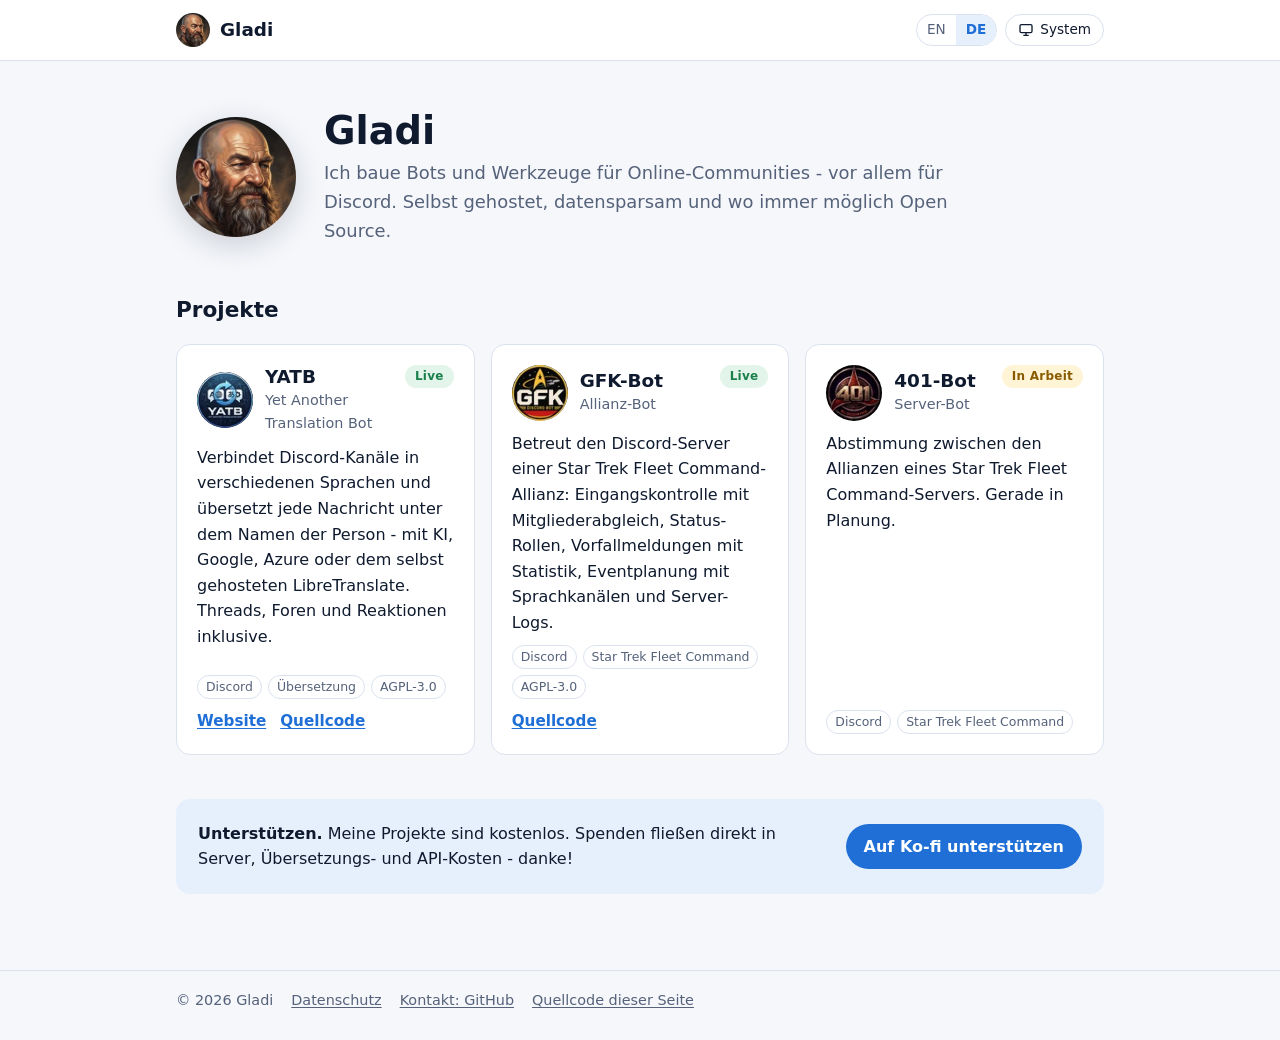
<file: public/de/index.html>
<!doctype html>
<html lang="de" data-theme-labels="{&quot;title&quot;: &quot;Darstellung&quot;, &quot;system&quot;: &quot;System&quot;, &quot;light&quot;: &quot;Hell&quot;, &quot;dark&quot;: &quot;Dunkel&quot;}">
<head>
<meta charset="utf-8">
<meta name="viewport" content="width=device-width, initial-scale=1">
<meta name="color-scheme" content="light dark">
<title>Gladi - Bots und Werkzeuge für Online-Communities</title>
<meta name="description" content="Gladi baut Bots und Werkzeuge für Online-Communities, vor allem für Discord: YATB, GFK-Bot und mehr.">
<meta name="robots" content="noindex, nofollow">
<link rel="canonical" href="https://gladi.de/de/">
<link rel="alternate" hreflang="en" href="https://gladi.de/en/"><link rel="alternate" hreflang="de" href="https://gladi.de/de/">
<link rel="icon" href="/static/img/favicon.ico" sizes="any">
<link rel="icon" href="/static/img/logo.svg" type="image/svg+xml">
<link rel="apple-touch-icon" href="/static/img/apple-touch-icon.png">
<link rel="stylesheet" href="/static/style.css">
<script src="/static/theme.js"></script>
</head>
<body>
<header class="top"><div class="wrap">
  <a class="brand" href="/de/"><img src="/static/img/avatar-96.webp" alt="" width="34" height="34">Gladi</a>
  <div class="tools">
    <nav class="lang" aria-label="Language"><a href="/en/" hreflang="en" lang="en">EN</a><span aria-current="true">DE</span></nav>
    <button class="theme-toggle" type="button" hidden></button>
  </div>
</div></header>
<main><div class="wrap">
<section class="hero">
  <img src="/static/img/avatar-256.webp" srcset="/static/img/avatar-256.webp 1x, /static/img/avatar-512.webp 2x"
       alt="Gladi" width="120" height="120">
  <div><h1>Gladi</h1><p>Ich baue Bots und Werkzeuge für Online-Communities - vor allem für Discord. Selbst gehostet, datensparsam und wo immer möglich Open Source.</p></div>
</section>
<section id="projects">
  <h2>Projekte</h2>
  <div class="projects">
<article class="card">
  <div class="card-head"><img class="icon" src="/static/img/project-yatb-64.webp" srcset="/static/img/project-yatb-64.webp 1x, /static/img/project-yatb-128.webp 2x" alt="" width="56" height="56"><div><h3>YATB</h3><div class="sub">Yet Another Translation Bot</div></div>
    <span class="badge live">Live</span></div>
  <p>Verbindet Discord-Kanäle in verschiedenen Sprachen und übersetzt jede Nachricht unter dem Namen der Person - mit KI, Google, Azure oder dem selbst gehosteten LibreTranslate. Threads, Foren und Reaktionen inklusive.</p>
  <div class="tags"><span>Discord</span><span>Übersetzung</span><span>AGPL-3.0</span></div>
  <div class="links"><a href="https://yatb.gladi.de">Website</a><a href="https://github.com/Gladi/yatb" target="_blank" rel="noopener noreferrer">Quellcode</a></div>
</article>
<article class="card">
  <div class="card-head"><img class="icon" src="/static/img/project-gfk-bot-64.webp" srcset="/static/img/project-gfk-bot-64.webp 1x, /static/img/project-gfk-bot-128.webp 2x" alt="" width="56" height="56"><div><h3>GFK-Bot</h3><div class="sub">Allianz-Bot</div></div>
    <span class="badge live">Live</span></div>
  <p>Betreut den Discord-Server einer Star Trek Fleet Command-Allianz: Eingangskontrolle mit Mitgliederabgleich, Status-Rollen, Vorfallmeldungen mit Statistik, Eventplanung mit Sprachkanälen und Server-Logs.</p>
  <div class="tags"><span>Discord</span><span>Star Trek Fleet Command</span><span>AGPL-3.0</span></div>
  <div class="links"><a href="https://github.com/Gladi/gfk-bot" target="_blank" rel="noopener noreferrer">Quellcode</a></div>
</article>
<article class="card">
  <div class="card-head"><img class="icon" src="/static/img/project-401-bot-64.webp" srcset="/static/img/project-401-bot-64.webp 1x, /static/img/project-401-bot-128.webp 2x" alt="" width="56" height="56"><div><h3>401-Bot</h3><div class="sub">Server-Bot</div></div>
    <span class="badge wip">In Arbeit</span></div>
  <p>Abstimmung zwischen den Allianzen eines Star Trek Fleet Command-Servers. Gerade in Planung.</p>
  <div class="tags"><span>Discord</span><span>Star Trek Fleet Command</span></div>
  
</article>
  </div>
</section>
<section id="support" class="support">
  <p><strong>Unterstützen.</strong> Meine Projekte sind kostenlos. Spenden fließen direkt in Server, Übersetzungs- und API-Kosten - danke!</p>
  <a class="button" href="https://ko-fi.com/gladi099" target="_blank" rel="noopener noreferrer">Auf Ko-fi unterstützen</a>
</section>
</div></main>
<footer><div class="wrap">
  <span>© 2026 Gladi</span>
  <a href="/de/privacy/">Datenschutz</a>
  <a href="https://github.com/Gladi" target="_blank" rel="noopener noreferrer">Kontakt: GitHub</a>
  <a href="https://github.com/Gladi/gladi.de" target="_blank" rel="noopener noreferrer">Quellcode dieser Seite</a>
</div></footer>
</body>
</html>
</file>
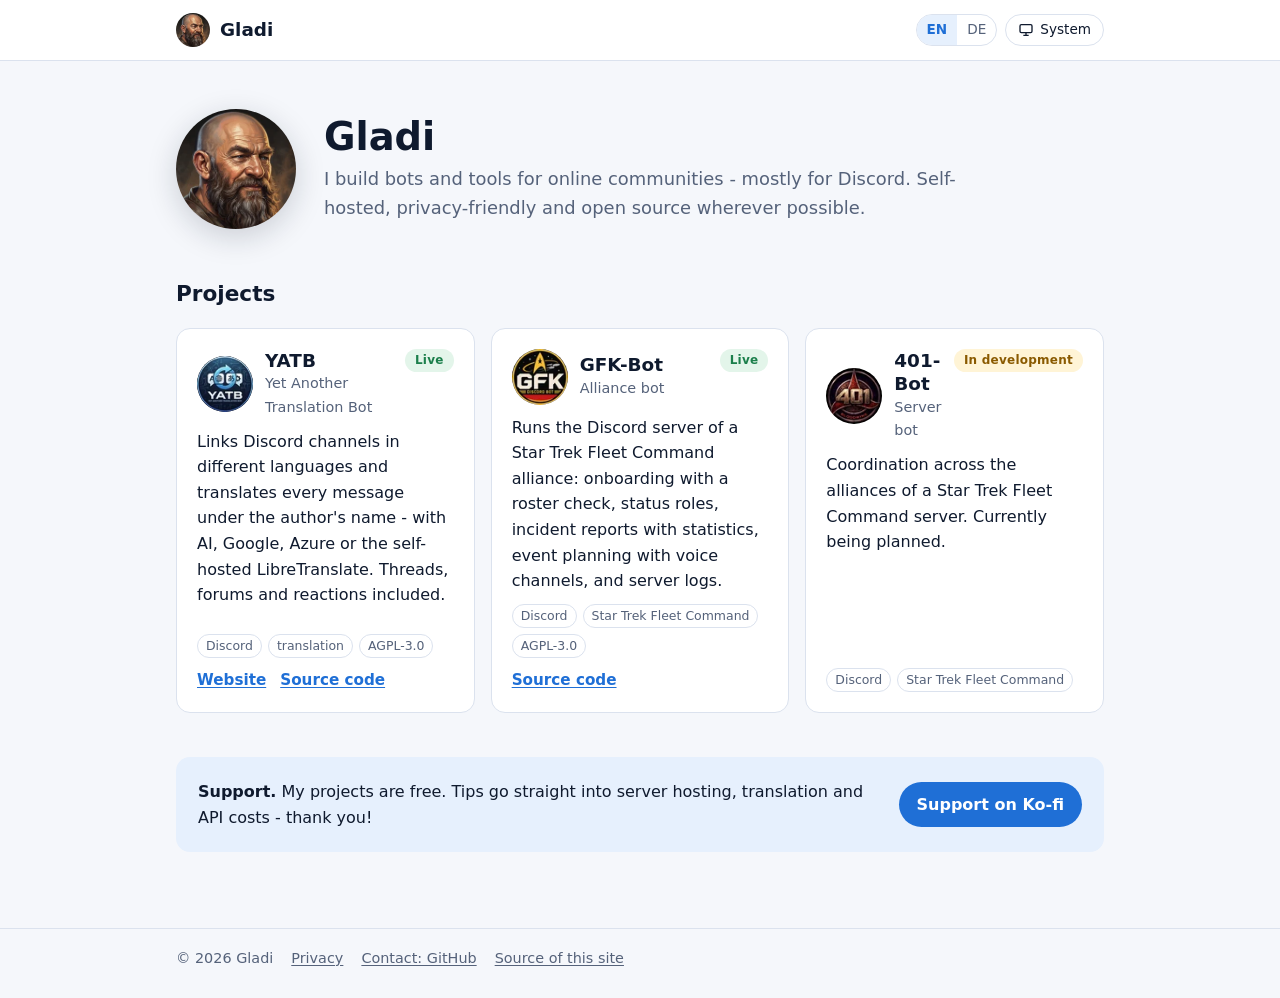
<file: public/en/index.html>
<!doctype html>
<html lang="en" data-theme-labels="{&quot;title&quot;: &quot;Theme&quot;, &quot;system&quot;: &quot;System&quot;, &quot;light&quot;: &quot;Light&quot;, &quot;dark&quot;: &quot;Dark&quot;}">
<head>
<meta charset="utf-8">
<meta name="viewport" content="width=device-width, initial-scale=1">
<meta name="color-scheme" content="light dark">
<title>Gladi - bots and tools for online communities</title>
<meta name="description" content="Gladi builds bots and tools for online communities, mostly for Discord: YATB, GFK-Bot and more.">
<meta name="robots" content="noindex, nofollow">
<link rel="canonical" href="https://gladi.de/en/">
<link rel="alternate" hreflang="en" href="https://gladi.de/en/"><link rel="alternate" hreflang="de" href="https://gladi.de/de/">
<link rel="icon" href="/static/img/favicon.ico" sizes="any">
<link rel="icon" href="/static/img/logo.svg" type="image/svg+xml">
<link rel="apple-touch-icon" href="/static/img/apple-touch-icon.png">
<link rel="stylesheet" href="/static/style.css">
<script src="/static/theme.js"></script>
</head>
<body>
<header class="top"><div class="wrap">
  <a class="brand" href="/en/"><img src="/static/img/avatar-96.webp" alt="" width="34" height="34">Gladi</a>
  <div class="tools">
    <nav class="lang" aria-label="Language"><span aria-current="true">EN</span><a href="/de/" hreflang="de" lang="de">DE</a></nav>
    <button class="theme-toggle" type="button" hidden></button>
  </div>
</div></header>
<main><div class="wrap">
<section class="hero">
  <img src="/static/img/avatar-256.webp" srcset="/static/img/avatar-256.webp 1x, /static/img/avatar-512.webp 2x"
       alt="Gladi" width="120" height="120">
  <div><h1>Gladi</h1><p>I build bots and tools for online communities - mostly for Discord. Self-hosted, privacy-friendly and open source wherever possible.</p></div>
</section>
<section id="projects">
  <h2>Projects</h2>
  <div class="projects">
<article class="card">
  <div class="card-head"><img class="icon" src="/static/img/project-yatb-64.webp" srcset="/static/img/project-yatb-64.webp 1x, /static/img/project-yatb-128.webp 2x" alt="" width="56" height="56"><div><h3>YATB</h3><div class="sub">Yet Another Translation Bot</div></div>
    <span class="badge live">Live</span></div>
  <p>Links Discord channels in different languages and translates every message under the author&#x27;s name - with AI, Google, Azure or the self-hosted LibreTranslate. Threads, forums and reactions included.</p>
  <div class="tags"><span>Discord</span><span>translation</span><span>AGPL-3.0</span></div>
  <div class="links"><a href="https://yatb.gladi.de">Website</a><a href="https://github.com/Gladi/yatb" target="_blank" rel="noopener noreferrer">Source code</a></div>
</article>
<article class="card">
  <div class="card-head"><img class="icon" src="/static/img/project-gfk-bot-64.webp" srcset="/static/img/project-gfk-bot-64.webp 1x, /static/img/project-gfk-bot-128.webp 2x" alt="" width="56" height="56"><div><h3>GFK-Bot</h3><div class="sub">Alliance bot</div></div>
    <span class="badge live">Live</span></div>
  <p>Runs the Discord server of a Star Trek Fleet Command alliance: onboarding with a roster check, status roles, incident reports with statistics, event planning with voice channels, and server logs.</p>
  <div class="tags"><span>Discord</span><span>Star Trek Fleet Command</span><span>AGPL-3.0</span></div>
  <div class="links"><a href="https://github.com/Gladi/gfk-bot" target="_blank" rel="noopener noreferrer">Source code</a></div>
</article>
<article class="card">
  <div class="card-head"><img class="icon" src="/static/img/project-401-bot-64.webp" srcset="/static/img/project-401-bot-64.webp 1x, /static/img/project-401-bot-128.webp 2x" alt="" width="56" height="56"><div><h3>401-Bot</h3><div class="sub">Server bot</div></div>
    <span class="badge wip">In development</span></div>
  <p>Coordination across the alliances of a Star Trek Fleet Command server. Currently being planned.</p>
  <div class="tags"><span>Discord</span><span>Star Trek Fleet Command</span></div>
  
</article>
  </div>
</section>
<section id="support" class="support">
  <p><strong>Support.</strong> My projects are free. Tips go straight into server hosting, translation and API costs - thank you!</p>
  <a class="button" href="https://ko-fi.com/gladi099" target="_blank" rel="noopener noreferrer">Support on Ko-fi</a>
</section>
</div></main>
<footer><div class="wrap">
  <span>© 2026 Gladi</span>
  <a href="/en/privacy/">Privacy</a>
  <a href="https://github.com/Gladi" target="_blank" rel="noopener noreferrer">Contact: GitHub</a>
  <a href="https://github.com/Gladi/gladi.de" target="_blank" rel="noopener noreferrer">Source of this site</a>
</div></footer>
</body>
</html>
</file>
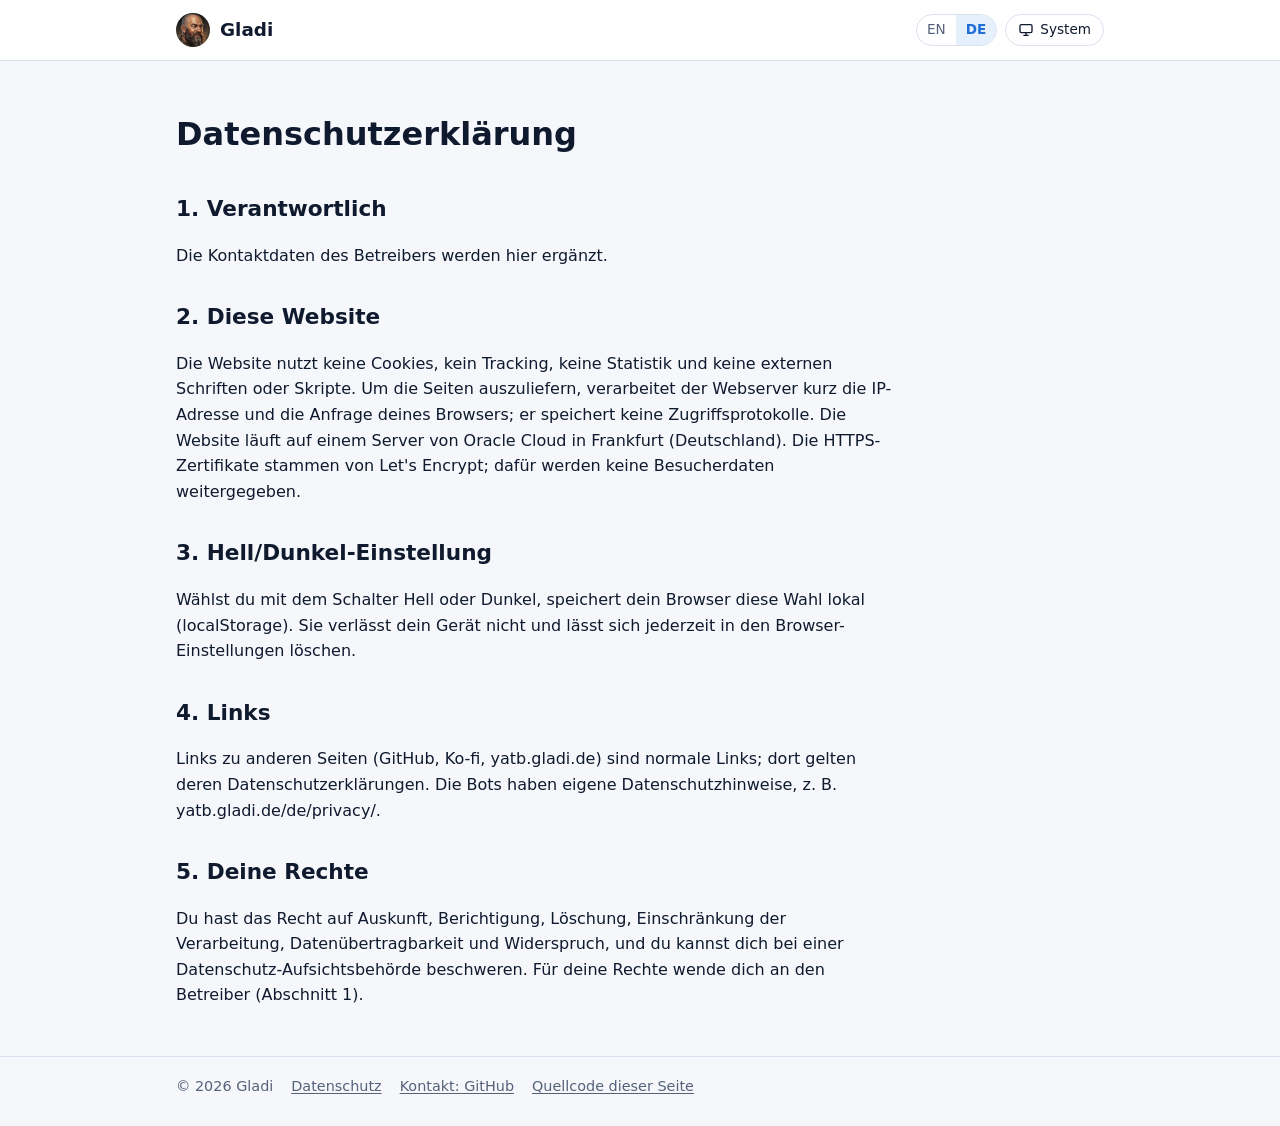
<file: public/de/privacy/index.html>
<!doctype html>
<html lang="de" data-theme-labels="{&quot;title&quot;: &quot;Darstellung&quot;, &quot;system&quot;: &quot;System&quot;, &quot;light&quot;: &quot;Hell&quot;, &quot;dark&quot;: &quot;Dunkel&quot;}">
<head>
<meta charset="utf-8">
<meta name="viewport" content="width=device-width, initial-scale=1">
<meta name="color-scheme" content="light dark">
<title>Datenschutzerklärung - Gladi</title>
<meta name="description" content="Gladi baut Bots und Werkzeuge für Online-Communities, vor allem für Discord: YATB, GFK-Bot und mehr.">
<meta name="robots" content="noindex, nofollow">
<link rel="canonical" href="https://gladi.de/de/privacy/">
<link rel="alternate" hreflang="en" href="https://gladi.de/en/privacy/"><link rel="alternate" hreflang="de" href="https://gladi.de/de/privacy/">
<link rel="icon" href="/static/img/favicon.ico" sizes="any">
<link rel="icon" href="/static/img/logo.svg" type="image/svg+xml">
<link rel="apple-touch-icon" href="/static/img/apple-touch-icon.png">
<link rel="stylesheet" href="/static/style.css">
<script src="/static/theme.js"></script>
</head>
<body>
<header class="top"><div class="wrap">
  <a class="brand" href="/de/"><img src="/static/img/avatar-96.webp" alt="" width="34" height="34">Gladi</a>
  <div class="tools">
    <nav class="lang" aria-label="Language"><a href="/en/privacy/" hreflang="en" lang="en">EN</a><span aria-current="true">DE</span></nav>
    <button class="theme-toggle" type="button" hidden></button>
  </div>
</div></header>
<main><div class="wrap">
<article class="prose"><h1>Datenschutzerklärung</h1>
<h2>1. Verantwortlich</h2>
<p>Die Kontaktdaten des Betreibers werden hier ergänzt.</p>
<h2>2. Diese Website</h2>
<p>Die Website nutzt keine Cookies, kein Tracking, keine Statistik und keine externen Schriften oder Skripte. Um die Seiten auszuliefern, verarbeitet der Webserver kurz die IP-Adresse und die Anfrage deines Browsers; er speichert keine Zugriffsprotokolle. Die Website läuft auf einem Server von Oracle Cloud in Frankfurt (Deutschland). Die HTTPS-Zertifikate stammen von Let&#x27;s Encrypt; dafür werden keine Besucherdaten weitergegeben.</p>
<h2>3. Hell/Dunkel-Einstellung</h2>
<p>Wählst du mit dem Schalter Hell oder Dunkel, speichert dein Browser diese Wahl lokal (localStorage). Sie verlässt dein Gerät nicht und lässt sich jederzeit in den Browser-Einstellungen löschen.</p>
<h2>4. Links</h2>
<p>Links zu anderen Seiten (GitHub, Ko-fi, yatb.gladi.de) sind normale Links; dort gelten deren Datenschutzerklärungen. Die Bots haben eigene Datenschutzhinweise, z. B. yatb.gladi.de/de/privacy/.</p>
<h2>5. Deine Rechte</h2>
<p>Du hast das Recht auf Auskunft, Berichtigung, Löschung, Einschränkung der Verarbeitung, Datenübertragbarkeit und Widerspruch, und du kannst dich bei einer Datenschutz-Aufsichtsbehörde beschweren. Für deine Rechte wende dich an den Betreiber (Abschnitt 1).</p>
</article>
</div></main>
<footer><div class="wrap">
  <span>© 2026 Gladi</span>
  <a href="/de/privacy/">Datenschutz</a>
  <a href="https://github.com/Gladi" target="_blank" rel="noopener noreferrer">Kontakt: GitHub</a>
  <a href="https://github.com/Gladi/gladi.de" target="_blank" rel="noopener noreferrer">Quellcode dieser Seite</a>
</div></footer>
</body>
</html>
</file>
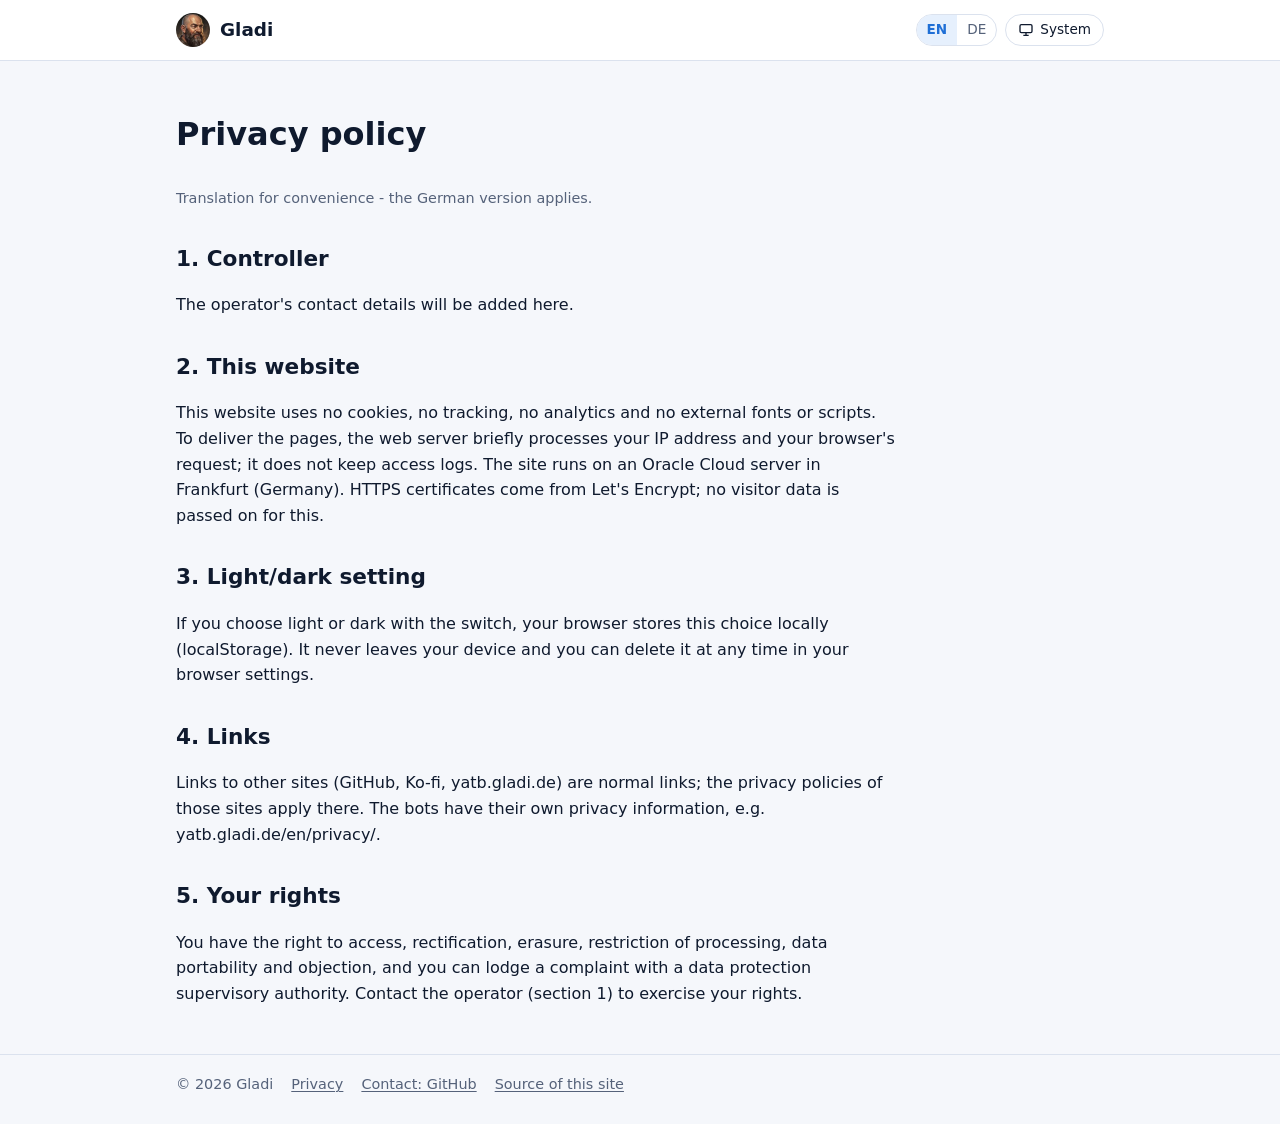
<file: public/en/privacy/index.html>
<!doctype html>
<html lang="en" data-theme-labels="{&quot;title&quot;: &quot;Theme&quot;, &quot;system&quot;: &quot;System&quot;, &quot;light&quot;: &quot;Light&quot;, &quot;dark&quot;: &quot;Dark&quot;}">
<head>
<meta charset="utf-8">
<meta name="viewport" content="width=device-width, initial-scale=1">
<meta name="color-scheme" content="light dark">
<title>Privacy policy - Gladi</title>
<meta name="description" content="Gladi builds bots and tools for online communities, mostly for Discord: YATB, GFK-Bot and more.">
<meta name="robots" content="noindex, nofollow">
<link rel="canonical" href="https://gladi.de/en/privacy/">
<link rel="alternate" hreflang="en" href="https://gladi.de/en/privacy/"><link rel="alternate" hreflang="de" href="https://gladi.de/de/privacy/">
<link rel="icon" href="/static/img/favicon.ico" sizes="any">
<link rel="icon" href="/static/img/logo.svg" type="image/svg+xml">
<link rel="apple-touch-icon" href="/static/img/apple-touch-icon.png">
<link rel="stylesheet" href="/static/style.css">
<script src="/static/theme.js"></script>
</head>
<body>
<header class="top"><div class="wrap">
  <a class="brand" href="/en/"><img src="/static/img/avatar-96.webp" alt="" width="34" height="34">Gladi</a>
  <div class="tools">
    <nav class="lang" aria-label="Language"><span aria-current="true">EN</span><a href="/de/privacy/" hreflang="de" lang="de">DE</a></nav>
    <button class="theme-toggle" type="button" hidden></button>
  </div>
</div></header>
<main><div class="wrap">
<article class="prose"><h1>Privacy policy</h1><p class="note">Translation for convenience - the German version applies.</p>
<h2>1. Controller</h2>
<p>The operator&#x27;s contact details will be added here.</p>
<h2>2. This website</h2>
<p>This website uses no cookies, no tracking, no analytics and no external fonts or scripts. To deliver the pages, the web server briefly processes your IP address and your browser&#x27;s request; it does not keep access logs. The site runs on an Oracle Cloud server in Frankfurt (Germany). HTTPS certificates come from Let&#x27;s Encrypt; no visitor data is passed on for this.</p>
<h2>3. Light/dark setting</h2>
<p>If you choose light or dark with the switch, your browser stores this choice locally (localStorage). It never leaves your device and you can delete it at any time in your browser settings.</p>
<h2>4. Links</h2>
<p>Links to other sites (GitHub, Ko-fi, yatb.gladi.de) are normal links; the privacy policies of those sites apply there. The bots have their own privacy information, e.g. yatb.gladi.de/en/privacy/.</p>
<h2>5. Your rights</h2>
<p>You have the right to access, rectification, erasure, restriction of processing, data portability and objection, and you can lodge a complaint with a data protection supervisory authority. Contact the operator (section 1) to exercise your rights.</p>
</article>
</div></main>
<footer><div class="wrap">
  <span>© 2026 Gladi</span>
  <a href="/en/privacy/">Privacy</a>
  <a href="https://github.com/Gladi" target="_blank" rel="noopener noreferrer">Contact: GitHub</a>
  <a href="https://github.com/Gladi/gladi.de" target="_blank" rel="noopener noreferrer">Source of this site</a>
</div></footer>
</body>
</html>
</file>
<file: static/style.css>
/* gladi.de - Farben wie yatb.gladi.de; hell/dunkel nach System, per Schalter festlegbar (data-theme am <html>) */
:root {
  --bg: #f5f7fb;
  --surface: #ffffff;
  --text: #0f1a2e;
  --muted: #55627a;
  --border: #dbe2ee;
  --accent: #1f6fd6;
  --accent-soft: #e6f0fd;
  --live: #1b7f4b;
  --live-soft: #e3f5ea;
  --wip: #8a5a00;
  --wip-soft: #fff4d6;
  --radius: 14px;
  --max: 960px;
  --font: system-ui, -apple-system, "Segoe UI", Roboto, "Helvetica Neue", Arial, "Noto Sans", sans-serif;
  color-scheme: light;
}
@media (prefers-color-scheme: dark) {
  :root:not([data-theme="light"]) {
    --bg: #0b1220;
    --surface: #121c30;
    --text: #e6edf7;
    --muted: #9eabc2;
    --border: #24324d;
    --accent: #5aa9ff;
    --accent-soft: #15284a;
    --live: #5fd39a;
    --live-soft: #123224;
    --wip: #ffd27a;
    --wip-soft: #3a2d08;
    color-scheme: dark;
  }
}
:root[data-theme="dark"] {
  --bg: #0b1220;
  --surface: #121c30;
  --text: #e6edf7;
  --muted: #9eabc2;
  --border: #24324d;
  --accent: #5aa9ff;
  --accent-soft: #15284a;
  --live: #5fd39a;
  --live-soft: #123224;
  --wip: #ffd27a;
  --wip-soft: #3a2d08;
  color-scheme: dark;
}

* { box-sizing: border-box; }
html { -webkit-text-size-adjust: 100%; }
body {
  margin: 0;
  background: var(--bg);
  color: var(--text);
  font: 16px/1.6 var(--font);
}
a { color: var(--accent); text-underline-offset: 2px; }
a:focus-visible, button:focus-visible { outline: 2px solid var(--accent); outline-offset: 2px; border-radius: 6px; }
.wrap { max-width: var(--max); margin: 0 auto; padding: 0 16px; }

/* Kopf */
header.top { border-bottom: 1px solid var(--border); background: var(--surface); }
header.top .wrap { display: flex; align-items: center; gap: 12px; min-height: 60px; flex-wrap: wrap; }
.brand { display: flex; align-items: center; gap: 10px; color: var(--text); text-decoration: none; font-weight: 700;
         font-size: 1.15rem; margin-right: auto; }
.brand img { width: 34px; height: 34px; border-radius: 50%; }
.tools { display: flex; align-items: center; gap: 8px; }
.lang { display: flex; border: 1px solid var(--border); border-radius: 999px; overflow: hidden; }
.lang a, .lang span { padding: 4px 10px; font-size: .85rem; text-decoration: none; color: var(--muted); }
.lang span { background: var(--accent-soft); color: var(--accent); font-weight: 600; }
.theme-toggle { display: inline-flex; align-items: center; gap: 6px; border: 1px solid var(--border);
                background: transparent; color: var(--text); border-radius: 999px; padding: 4px 12px;
                font: inherit; font-size: .85rem; cursor: pointer; }
.theme-toggle:hover { background: var(--accent-soft); }
.theme-toggle svg { width: 16px; height: 16px; }

/* Inhalt */
main { padding: 48px 0 32px; }
.hero { display: flex; align-items: center; gap: 28px; margin-bottom: 48px; }
.hero img { width: 120px; height: 120px; border-radius: 50%; flex: none; box-shadow: 0 8px 30px rgba(15, 26, 46, .18); }
.hero h1 { margin: 0 0 6px; font-size: 2.4rem; line-height: 1.15; }
.hero p { margin: 0; color: var(--muted); font-size: 1.12rem; max-width: 640px; }
h2 { font-size: 1.35rem; margin: 0 0 16px; }
section { margin-bottom: 44px; }

.projects { display: grid; grid-template-columns: repeat(auto-fit, minmax(260px, 1fr)); gap: 16px; }
.card { background: var(--surface); border: 1px solid var(--border); border-radius: var(--radius); padding: 20px;
        display: flex; flex-direction: column; gap: 10px; }
.card-head { display: flex; align-items: center; gap: 12px; }
.card-head > div { flex: 1; min-width: 0; }
.card-head .icon { width: 56px; height: 56px; border-radius: 50%; flex: none; background: #0b1220; }
.card h3 { margin: 0; font-size: 1.15rem; line-height: 1.3; }
.card .sub { color: var(--muted); font-size: .9rem; }
.card p { margin: 0; flex: 1; }
.badge { align-self: flex-start; flex: none; font-size: .75rem; font-weight: 700; letter-spacing: .02em; padding: 2px 10px;
         border-radius: 999px; }
.badge.live { color: var(--live); background: var(--live-soft); }
.badge.wip { color: var(--wip); background: var(--wip-soft); }
.tags { display: flex; flex-wrap: wrap; gap: 6px; }
.tags span { font-size: .78rem; color: var(--muted); border: 1px solid var(--border); border-radius: 999px; padding: 1px 8px; }
.links { display: flex; flex-wrap: wrap; gap: 14px; font-weight: 600; font-size: .95rem; }

.support { background: var(--accent-soft); border-radius: var(--radius); padding: 22px; display: flex;
           align-items: center; gap: 18px; flex-wrap: wrap; }
.support p { margin: 0; flex: 1; min-width: 220px; }
.button { display: inline-block; background: var(--accent); color: #fff; text-decoration: none; font-weight: 700;
          padding: 10px 18px; border-radius: 999px; }
:root[data-theme="dark"] .button { color: #0b1220; }
@media (prefers-color-scheme: dark) { :root:not([data-theme="light"]) .button { color: #0b1220; } }

/* Textseiten (Datenschutz) */
.prose { max-width: 720px; }
.prose h1 { font-size: 2rem; margin-top: 0; }
.prose h2 { margin-top: 32px; }
.note { color: var(--muted); font-size: .9rem; }

footer { border-top: 1px solid var(--border); color: var(--muted); font-size: .9rem; }
footer .wrap { display: flex; flex-wrap: wrap; gap: 8px 18px; padding-top: 18px; padding-bottom: 28px; }
footer a { color: var(--muted); }

@media (max-width: 560px) {
  main { padding-top: 28px; }
  .hero { flex-direction: column; align-items: flex-start; gap: 16px; }
  .hero img { width: 88px; height: 88px; }
  .hero h1 { font-size: 2rem; }
  .theme-toggle .label { display: none; }
}
</file>
